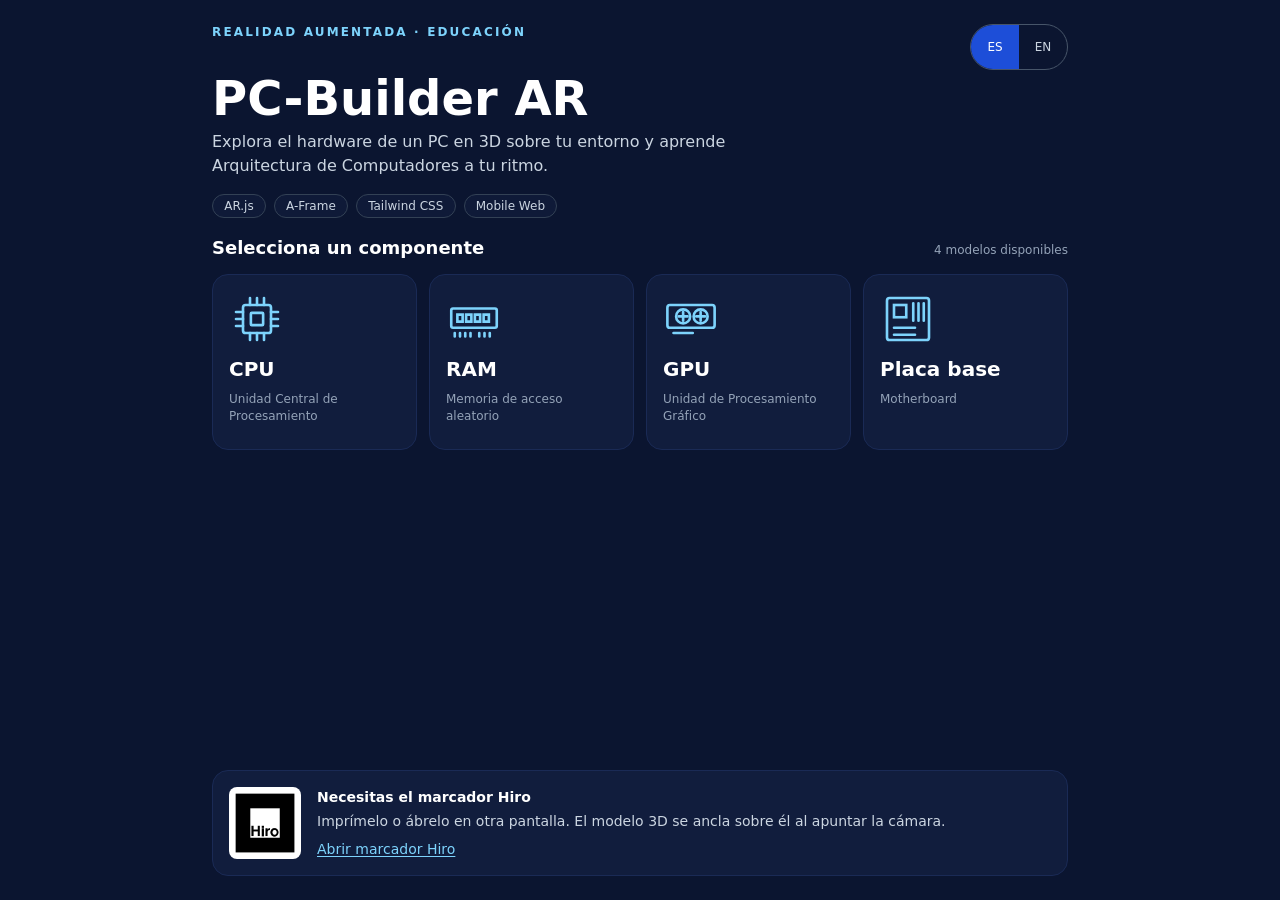
<file: index.html>
<!DOCTYPE html>
<html lang="es">
<head>
  <meta charset="utf-8">
  <meta name="viewport" content="width=device-width, initial-scale=1, viewport-fit=cover">
  <meta name="theme-color" content="#0b1530">
  <link rel="icon" href="data:image/svg+xml,%3Csvg xmlns='http://www.w3.org/2000/svg' viewBox='0 0 64 64'%3E%3Crect width='64' height='64' rx='12' fill='%230b1530'/%3E%3Crect x='18' y='18' width='28' height='28' rx='3' fill='none' stroke='%237dd3fc' stroke-width='4'/%3E%3Crect x='27' y='27' width='10' height='10' fill='%237dd3fc'/%3E%3C/svg%3E">
  <title>PC-Builder AR</title>
  <meta name="description" content="Aplicación web de realidad aumentada (AR.js + A-Frame + Tailwind CSS) para aprender Arquitectura de Computadores.">

  <!-- Librerías locales (versiones fijadas): A-Frame 1.3.0 · AR.js 3.4.5 · Tailwind 3.4.1 -->
  <script src="lib/tailwind.js"></script>
  <script>
    tailwind.config = {
      theme: { extend: {
        colors: { navy: { 950: '#070e22', 900: '#0b1530', 800: '#111d3d', 700: '#1a2a55' } },
        fontFamily: { sans: ['"Segoe UI"', 'system-ui', '-apple-system', 'Roboto', 'sans-serif'] }
      } }
    };
  </script>
  <link rel="stylesheet" href="css/style.css">
  <script src="lib/aframe.min.js"></script>
  <script src="lib/aframe-ar.js"></script>
  <script src="js/models.js" defer></script>
  <script src="js/app.js" defer></script>
</head>

<body class="bg-navy-900 text-slate-100 font-sans antialiased">

  <!-- ============ PANTALLA 1 · MENÚ (lista de componentes) ============ -->
  <main id="screen-menu" class="screen min-h-full flex flex-col" data-screen="menu">
    <header class="px-5 pt-[max(1.5rem,env(safe-area-inset-top))] pb-4 max-w-4xl w-full mx-auto">
      <div class="flex items-start justify-between gap-3">
        <p class="text-xs font-semibold tracking-[.18em] text-sky-300 uppercase" data-i18n="kicker"></p>
        <div class="flex rounded-full border border-slate-600 overflow-hidden text-xs" role="group" aria-label="Language / Idioma">
          <button type="button" data-lang="es" class="lang-btn px-3 min-h-[44px] min-w-[48px]">ES</button>
          <button type="button" data-lang="en" class="lang-btn px-3 min-h-[44px] min-w-[48px]">EN</button>
        </div>
      </div>
      <h1 id="menu-title" tabindex="-1" class="mt-1 text-4xl sm:text-5xl font-bold text-white">PC-Builder AR</h1>
      <p class="mt-2 text-slate-300 max-w-xl" data-i18n="tagline"></p>
      <ul class="mt-4 flex flex-wrap gap-2 text-xs" aria-label="Stack">
        <li class="chip">AR.js</li><li class="chip">A-Frame</li><li class="chip">Tailwind CSS</li><li class="chip">Mobile Web</li>
      </ul>
    </header>

    <section class="px-5 pb-6 max-w-4xl w-full mx-auto flex-1" aria-labelledby="pick-title">
      <div class="flex items-baseline justify-between mb-3">
        <h2 id="pick-title" class="text-lg font-semibold text-white" data-i18n="pick"></h2>
        <p class="text-xs text-slate-400" data-i18n="available"></p>
      </div>
      <div id="menu-grid" class="grid grid-cols-2 md:grid-cols-4 gap-3"></div>
    </section>

    <footer class="px-5 pb-[max(1.5rem,env(safe-area-inset-bottom))] max-w-4xl w-full mx-auto">
      <div class="rounded-2xl bg-navy-800 border border-navy-700 p-4 flex gap-4 items-center">
        <img src="assets/hiro.png" alt="Marcador Hiro" width="72" height="72" class="rounded-lg bg-white p-1 shrink-0">
        <div class="text-sm text-slate-300">
          <p class="font-semibold text-white" data-i18n="markerTitle"></p>
          <p class="mt-1" data-i18n="markerText"></p>
          <a href="assets/hiro.png" target="_blank" rel="noopener" class="inline-block mt-2 text-sky-300 underline underline-offset-2" data-i18n="markerOpen"></a>
        </div>
      </div>
    </footer>
  </main>

  <!-- ============ PANTALLA 2 · COMPONENTE SELECCIONADO ============ -->
  <section id="screen-select" class="screen hidden min-h-full flex-col" data-screen="select" aria-live="polite">
    <div class="px-5 pt-[max(1rem,env(safe-area-inset-top))] pb-6 max-w-2xl w-full mx-auto flex flex-col flex-1">
      <button type="button" id="select-back" class="btn-ghost self-start -ml-2">
        <span aria-hidden="true">←</span> <span data-i18n="back"></span>
      </button>

      <div class="mt-3 flex items-center gap-4">
        <div id="select-icon" class="shrink-0 w-24 h-24 rounded-2xl bg-navy-800 border border-navy-700 grid place-items-center text-sky-300"></div>
        <div>
          <p class="text-xs font-semibold tracking-[.18em] text-sky-300 uppercase" id="select-full"></p>
          <h2 id="select-title" tabindex="-1" class="text-4xl font-bold text-white"></h2>
        </div>
      </div>

      <div class="mt-5 rounded-2xl bg-navy-800 border border-navy-700 p-4">
        <p class="text-xs font-semibold uppercase tracking-wider text-sky-300" data-i18n="conceptLabel"></p>
        <p id="select-concept" class="mt-1 text-white font-medium"></p>
        <p id="select-desc" class="mt-3 text-slate-300"></p>
        <ul id="select-facts" class="mt-3 space-y-1.5 text-sm text-slate-300 list-disc pl-5 marker:text-sky-400"></ul>
      </div>

      <div class="mt-auto pt-6 space-y-3">
        <p class="text-xs text-slate-400" data-i18n="cameraWhy"></p>
        <button type="button" id="btn-start-ar" class="btn-primary w-full" data-i18n="startAR"></button>
        <button type="button" id="btn-start-preview" class="btn-secondary w-full" data-i18n="preview"></button>
        <p id="select-error" role="alert" class="hidden text-sm text-amber-300 bg-amber-950/60 border border-amber-700 rounded-xl p-3"></p>
      </div>
    </div>
  </section>

  <!-- ============ PANTALLA 3 · VISTA AR (solo controles esenciales) ============ -->
  <section id="screen-ar" class="screen hidden fixed inset-0 z-50 pointer-events-none" data-screen="ar">
    <!-- barra superior -->
    <div class="absolute top-0 inset-x-0 p-3 pt-[max(.75rem,env(safe-area-inset-top))] flex items-center justify-between gap-2">
      <p id="status-pill" role="status" class="pointer-events-auto pill">
        <span id="status-dot" class="w-2.5 h-2.5 rounded-full bg-amber-400"></span>
        <span id="status-text"></span>
      </p>
      <button type="button" id="ar-menu" class="pointer-events-auto btn-glass">
        <span aria-hidden="true">☰</span> <span data-i18n="back"></span>
      </button>
    </div>

    <!-- cargando cámara -->
    <div id="ar-loader" class="absolute inset-0 grid place-items-center bg-navy-900/80">
      <p class="flex items-center gap-3 text-white"><span class="spinner" aria-hidden="true"></span><span data-i18n="loading"></span></p>
    </div>

    <!-- ayuda de vista previa -->
    <p id="preview-hint" class="hidden absolute top-16 inset-x-0 text-center text-xs text-slate-300 drop-shadow" data-i18n="previewHint"></p>

    <!-- tarjeta inferior -->
    <div class="absolute bottom-0 inset-x-0 p-3 pb-[max(.75rem,env(safe-area-inset-bottom))] md:inset-x-auto md:right-4 md:bottom-4 md:w-96">
      <div class="pointer-events-auto rounded-2xl bg-navy-900/90 backdrop-blur border border-navy-700 shadow-2xl">
        <div class="p-4 pb-3">
          <p id="ar-full" class="text-[11px] font-semibold uppercase tracking-[.16em] text-sky-300"></p>
          <h2 id="ar-title" class="text-xl font-bold text-white"></h2>
          <p id="ar-concept" class="mt-1 text-sm text-slate-300"></p>
        </div>
        <div id="ar-parts" class="hidden px-4 pb-3 max-h-[28vh] overflow-y-auto border-t border-navy-700 pt-3">
          <ul id="ar-parts-list" class="space-y-2 text-sm"></ul>
        </div>
        <div class="grid grid-cols-2 gap-2 p-3 pt-0">
          <button type="button" id="btn-rotate" class="btn-toggle" aria-pressed="true" data-i18n="rotate"></button>
          <button type="button" id="btn-details" class="btn-toggle" aria-pressed="false" data-i18n="details"></button>
        </div>
      </div>
    </div>
  </section>

</body>
</html>
</file>
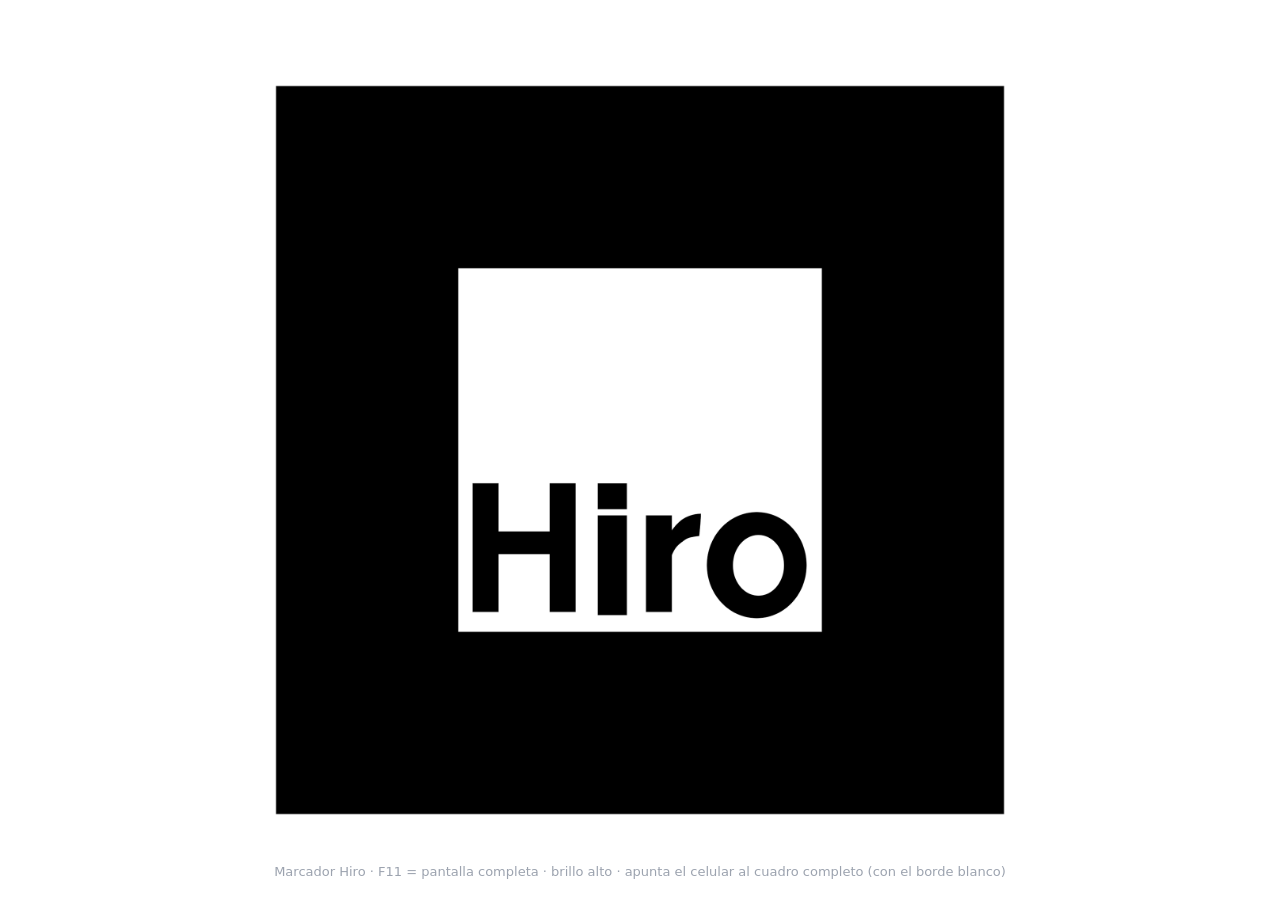
<file: marcador.html>
<!DOCTYPE html>
<html lang="es">
<head>
  <meta charset="utf-8">
  <meta name="viewport" content="width=device-width, initial-scale=1">
  <title>Marcador Hiro</title>
  <style>
    html, body { margin: 0; height: 100%; background: #fff; }
    body { display: grid; place-items: center; }
    img { width: min(88vh, 88vw); height: auto; image-rendering: crisp-edges; }
    p { position: fixed; bottom: 8px; left: 0; right: 0; text-align: center; font: 13px system-ui, sans-serif; color: #9ca3af; }
  </style>
</head>
<body>
  <!-- Marcador Hiro para probar PC-Builder AR desde el celular. Pulsa F11 para pantalla completa y sube el brillo. -->
  <img src="assets/hiro.png" alt="Marcador Hiro">
  <p>Marcador Hiro · F11 = pantalla completa · brillo alto · apunta el celular al cuadro completo (con el borde blanco)</p>
</body>
</html>
</file>
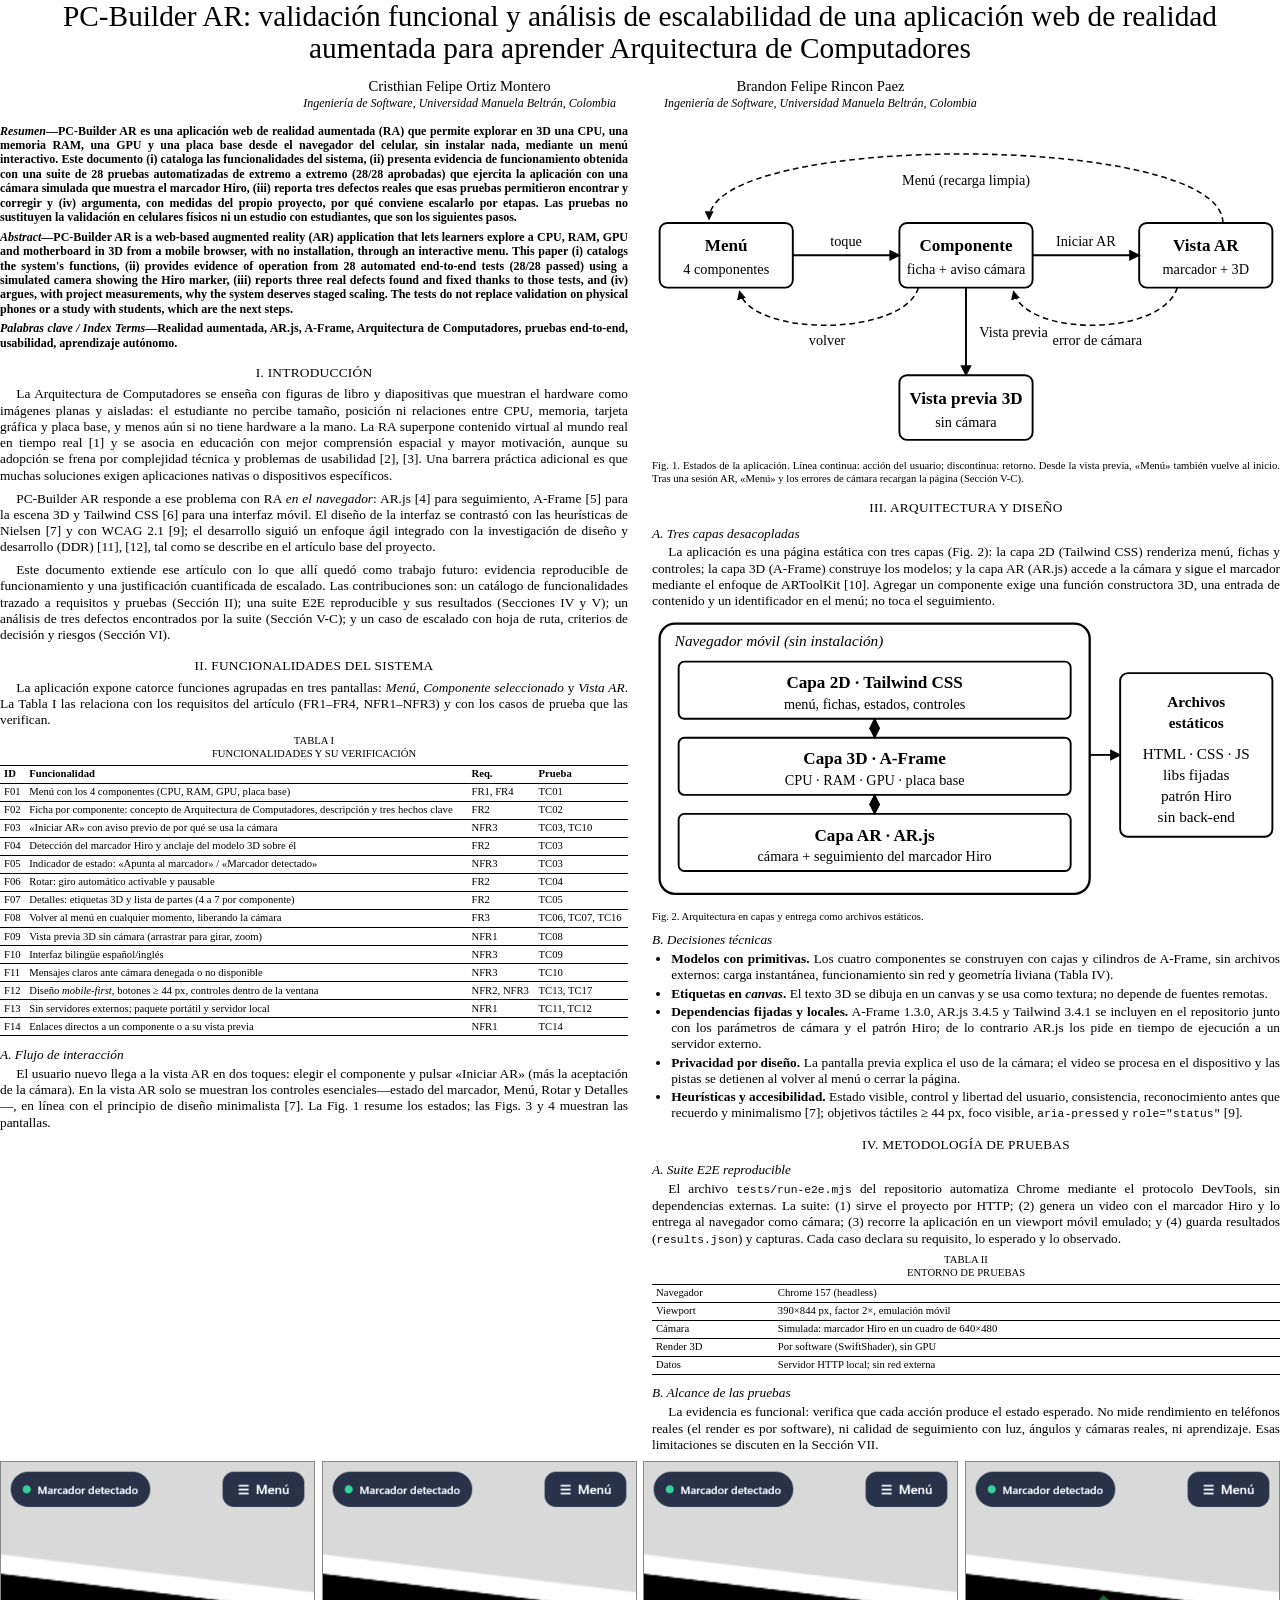
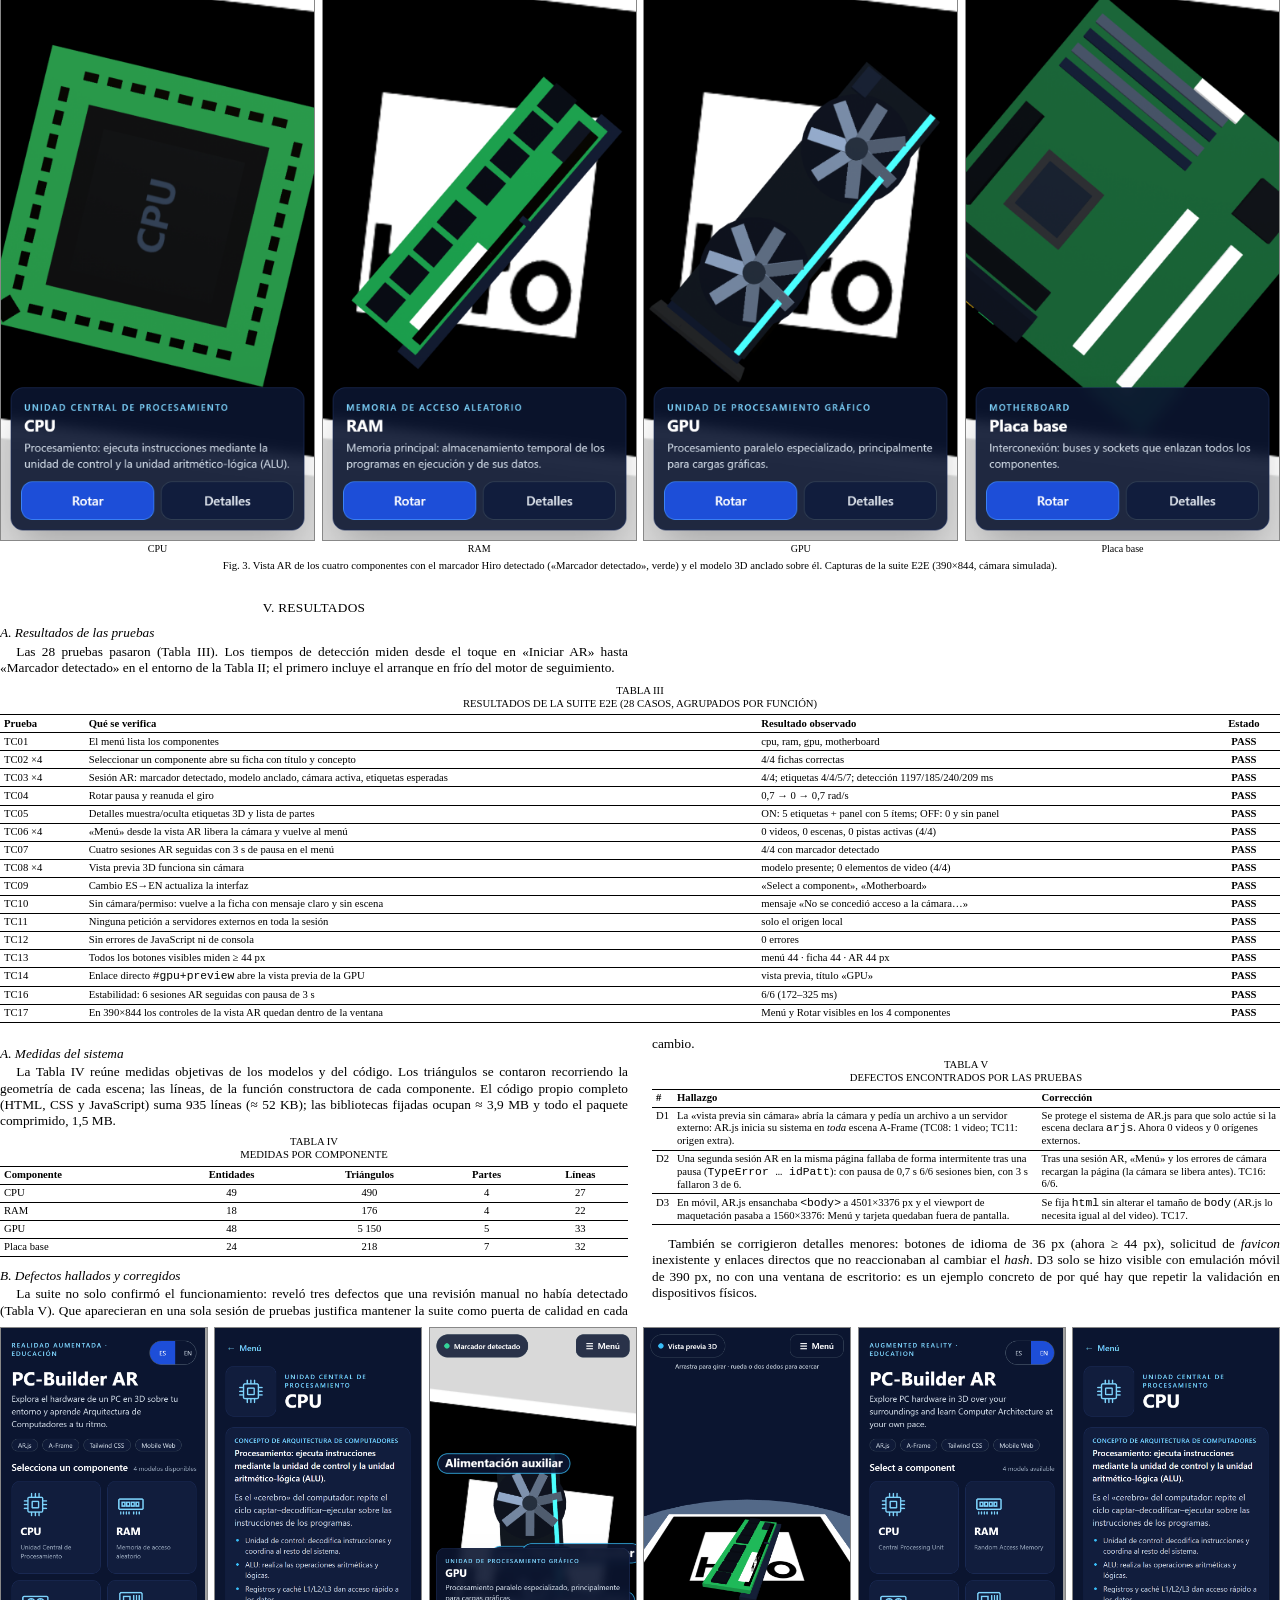
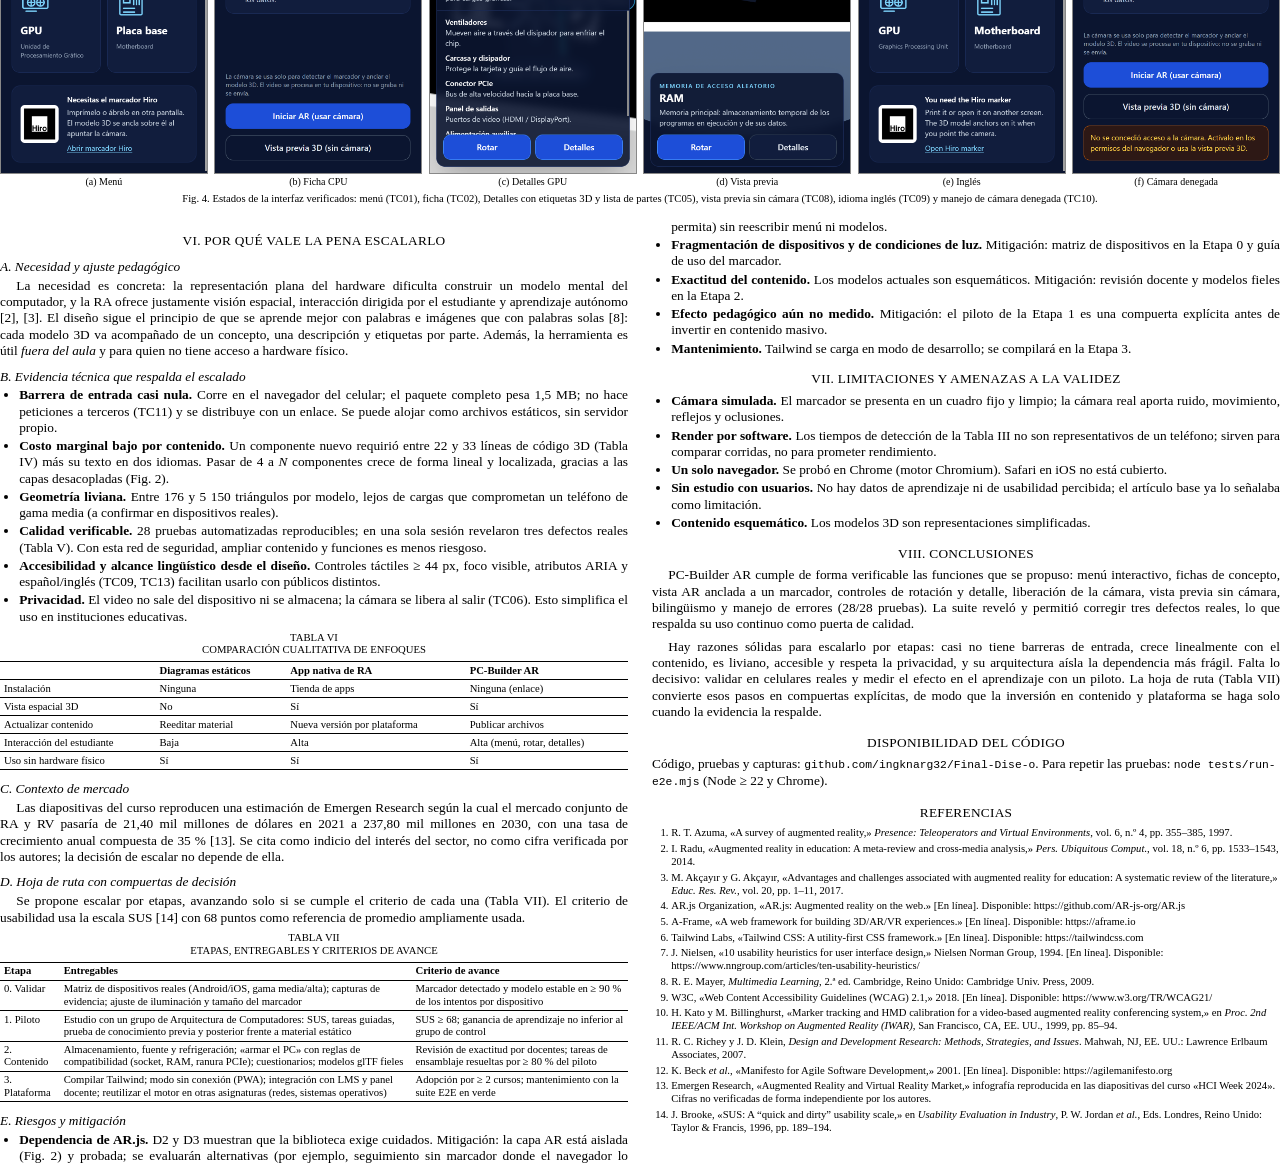
<file: docs/PC-Builder-AR_IEEE.html>
<!DOCTYPE html>
<html lang="es">
<head>
<meta charset="utf-8">
<title>PC-Builder AR: validación funcional y escalabilidad</title>
<style>
  @page { size: Letter; margin: 0.75in 0.625in 0.9in 0.625in; }
  * { box-sizing: border-box; }
  html { font-family: "Times New Roman", Times, serif; font-size: 10pt; color: #000; }
  body { counter-reset: sec; margin: 0; line-height: 1.22; text-align: justify; hyphens: auto; }
  .title { text-align: center; margin: 0 0 8pt; }
  .title h1.main { font-size: 22pt; font-weight: normal; line-height: 1.1; margin: 0 0 10pt; text-transform: none; text-align: center; counter-increment: none; letter-spacing: 0; }
  .title h1.main::before { content: none; }
  .authors { display: flex; justify-content: center; gap: 36pt; font-size: 10.5pt; }
  .authors div { text-align: center; }
  .authors .nm { font-size: 11pt; }
  .authors .af { font-style: italic; font-size: 9pt; }
  .cols { column-count: 2; column-gap: 0.25in; margin-top: 10pt; }
  .abs { font-weight: bold; font-size: 9pt; line-height: 1.2; margin: 0 0 4pt; }
  .abs i { font-style: italic; }
  h1 { font-size: 10pt; font-weight: normal; text-transform: uppercase; text-align: center; margin: 11pt 0 4pt; counter-increment: sec; counter-set: sub 0; break-after: avoid; letter-spacing: .02em; }
  h1::before { content: counter(sec, upper-roman) ". "; }
  h1.nonum { counter-increment: none; } h1.nonum::before { content: ""; }
  h2 { font-size: 10pt; font-weight: normal; font-style: italic; text-align: left; margin: 7pt 0 2pt; counter-increment: sub; break-after: avoid; }
  h2::before { content: counter(sub, upper-alpha) ". "; }
  p { margin: 0 0 5pt; text-indent: 0.17in; }
  p.ni, li p { text-indent: 0; } h1.nonum + p.ni { text-align: left; }
  ul, ol { margin: 0 0 5pt; padding-left: 0.2in; } li { margin-bottom: 1.5pt; }
  .wide { column-span: all; margin: 6pt 0; }
  figure { margin: 5pt 0 7pt; break-inside: avoid; text-align: center; }
  figcaption { font-size: 8pt; text-align: justify; margin-top: 3pt; }
  figcaption b { font-weight: normal; } figure.wide figcaption { text-align: center; }
  .shots { display: flex; justify-content: center; gap: 5pt; }
  .shots figure { margin: 0; flex: 1 1 0; } .shots img { width: 100%; border: 0.5pt solid #888; display: block; }
  .shots .lb { font-size: 7.5pt; margin-top: 1.5pt; }
  table { width: 100%; border-collapse: collapse; font-size: 8pt; line-height: 1.15; margin: 4pt 0 8pt; text-align: left; }
  caption { caption-side: top; font-size: 8pt; text-transform: uppercase; text-align: center; padding-bottom: 3pt; line-height: 1.2; }
  caption .t { display: block; }
  th, td { border-top: 0.5pt solid #000; border-bottom: 0.5pt solid #000; padding: 1.8pt 3pt; vertical-align: top; }
  th { font-weight: bold; text-align: left; } td.c, th.c { text-align: center; }
  tr + tr td { border-top: 0.25pt solid #999; }
  .ok { font-weight: bold; }
  table.avoid, .avoid { break-inside: avoid; }
  .small { font-size: 8pt; }
  .refs { font-size: 8pt; text-align: left; } .refs li { margin-bottom: 2pt; }
  code { font-family: "Courier New", monospace; font-size: 8.5pt; }
</style>
</head>
<body>

<div class="title">
  <h1 class="main">PC-Builder AR: validación funcional y análisis de escalabilidad de una aplicación web de realidad aumentada para aprender Arquitectura de Computadores</h1>
  <div class="authors">
    <div><div class="nm">Cristhian Felipe Ortiz Montero</div><div class="af">Ingeniería de Software, Universidad Manuela Beltrán, Colombia</div></div>
    <div><div class="nm">Brandon Felipe Rincon Paez</div><div class="af">Ingeniería de Software, Universidad Manuela Beltrán, Colombia</div></div>
  </div>
</div>

<div class="cols">

<p class="abs ni"><i>Resumen</i>—PC-Builder AR es una aplicación web de realidad aumentada (RA) que permite explorar en 3D una CPU, una memoria RAM, una GPU y una placa base desde el navegador del celular, sin instalar nada, mediante un menú interactivo. Este documento (i) cataloga las funcionalidades del sistema, (ii) presenta evidencia de funcionamiento obtenida con una suite de 28 pruebas automatizadas de extremo a extremo (28/28 aprobadas) que ejercita la aplicación con una cámara simulada que muestra el marcador Hiro, (iii) reporta tres defectos reales que esas pruebas permitieron encontrar y corregir y (iv) argumenta, con medidas del propio proyecto, por qué conviene escalarlo por etapas. Las pruebas no sustituyen la validación en celulares físicos ni un estudio con estudiantes, que son los siguientes pasos.</p>
<p class="abs ni"><i>Abstract</i>—PC-Builder AR is a web-based augmented reality (AR) application that lets learners explore a CPU, RAM, GPU and motherboard in 3D from a mobile browser, with no installation, through an interactive menu. This paper (i) catalogs the system's functions, (ii) provides evidence of operation from 28 automated end-to-end tests (28/28 passed) using a simulated camera showing the Hiro marker, (iii) reports three real defects found and fixed thanks to those tests, and (iv) argues, with project measurements, why the system deserves staged scaling. The tests do not replace validation on physical phones or a study with students, which are the next steps.</p>
<p class="abs ni"><i>Palabras clave / Index Terms</i>—Realidad aumentada, AR.js, A-Frame, Arquitectura de Computadores, pruebas end-to-end, usabilidad, aprendizaje autónomo.</p>

<h1>Introducción</h1>
<p>La Arquitectura de Computadores se enseña con figuras de libro y diapositivas que muestran el hardware como imágenes planas y aisladas: el estudiante no percibe tamaño, posición ni relaciones entre CPU, memoria, tarjeta gráfica y placa base, y menos aún si no tiene hardware a la mano. La RA superpone contenido virtual al mundo real en tiempo real [1] y se asocia en educación con mejor comprensión espacial y mayor motivación, aunque su adopción se frena por complejidad técnica y problemas de usabilidad [2], [3]. Una barrera práctica adicional es que muchas soluciones exigen aplicaciones nativas o dispositivos específicos.</p>
<p>PC-Builder AR responde a ese problema con RA <i>en el navegador</i>: AR.js [4] para seguimiento, A-Frame [5] para la escena 3D y Tailwind CSS [6] para una interfaz móvil. El diseño de la interfaz se contrastó con las heurísticas de Nielsen [7] y con WCAG 2.1 [9]; el desarrollo siguió un enfoque ágil integrado con la investigación de diseño y desarrollo (DDR) [11], [12], tal como se describe en el artículo base del proyecto.</p>
<p>Este documento extiende ese artículo con lo que allí quedó como trabajo futuro: evidencia reproducible de funcionamiento y una justificación cuantificada de escalado. Las contribuciones son: un catálogo de funcionalidades trazado a requisitos y pruebas (Sección II); una suite E2E reproducible y sus resultados (Secciones IV y V); un análisis de tres defectos encontrados por la suite (Sección V-C); y un caso de escalado con hoja de ruta, criterios de decisión y riesgos (Sección VI).</p>

<h1>Funcionalidades del sistema</h1>
<p>La aplicación expone catorce funciones agrupadas en tres pantallas: <i>Menú</i>, <i>Componente seleccionado</i> y <i>Vista AR</i>. La Tabla I las relaciona con los requisitos del artículo (FR1–FR4, NFR1–NFR3) y con los casos de prueba que las verifican.</p>

<table>
<caption><span class="t">Tabla I</span><span class="t">Funcionalidades y su verificación</span></caption>
<tr><th>ID</th><th>Funcionalidad</th><th>Req.</th><th>Prueba</th></tr>
<tr><td>F01</td><td>Menú con los 4 componentes (CPU, RAM, GPU, placa base)</td><td>FR1, FR4</td><td>TC01</td></tr>
<tr><td>F02</td><td>Ficha por componente: concepto de Arquitectura de Computadores, descripción y tres hechos clave</td><td>FR2</td><td>TC02</td></tr>
<tr><td>F03</td><td>«Iniciar AR» con aviso previo de por qué se usa la cámara</td><td>NFR3</td><td>TC03, TC10</td></tr>
<tr><td>F04</td><td>Detección del marcador Hiro y anclaje del modelo 3D sobre él</td><td>FR2</td><td>TC03</td></tr>
<tr><td>F05</td><td>Indicador de estado: «Apunta al marcador» / «Marcador detectado»</td><td>NFR3</td><td>TC03</td></tr>
<tr><td>F06</td><td>Rotar: giro automático activable y pausable</td><td>FR2</td><td>TC04</td></tr>
<tr><td>F07</td><td>Detalles: etiquetas 3D y lista de partes (4 a 7 por componente)</td><td>FR2</td><td>TC05</td></tr>
<tr><td>F08</td><td>Volver al menú en cualquier momento, liberando la cámara</td><td>FR3</td><td>TC06, TC07, TC16</td></tr>
<tr><td>F09</td><td>Vista previa 3D sin cámara (arrastrar para girar, zoom)</td><td>NFR1</td><td>TC08</td></tr>
<tr><td>F10</td><td>Interfaz bilingüe español/inglés</td><td>NFR3</td><td>TC09</td></tr>
<tr><td>F11</td><td>Mensajes claros ante cámara denegada o no disponible</td><td>NFR3</td><td>TC10</td></tr>
<tr><td>F12</td><td>Diseño <i>mobile-first</i>, botones ≥ 44 px, controles dentro de la ventana</td><td>NFR2, NFR3</td><td>TC13, TC17</td></tr>
<tr><td>F13</td><td>Sin servidores externos; paquete portátil y servidor local</td><td>NFR1</td><td>TC11, TC12</td></tr>
<tr><td>F14</td><td>Enlaces directos a un componente o a su vista previa</td><td>NFR1</td><td>TC14</td></tr>
</table>

<h2>Flujo de interacción</h2>
<p>El usuario nuevo llega a la vista AR en dos toques: elegir el componente y pulsar «Iniciar AR» (más la aceptación de la cámara). En la vista AR solo se muestran los controles esenciales—estado del marcador, Menú, Rotar y Detalles—, en línea con el principio de diseño minimalista [7]. La Fig. 1 resume los estados; las Figs. 3 y 4 muestran las pantallas.</p>

<figure>
<svg viewBox="0 0 330 172" width="100%" font-family="Times New Roman, serif" font-size="9">
  <defs><marker id="a" viewBox="0 0 8 8" refX="7" refY="4" markerWidth="6" markerHeight="6" orient="auto"><path d="M0,0 L8,4 L0,8 z" fill="#000"/></marker></defs>
  <g fill="#fff" stroke="#000" stroke-width="1">
    <rect x="4" y="52" width="70" height="34" rx="4"/><rect x="130" y="52" width="70" height="34" rx="4"/>
    <rect x="256" y="52" width="70" height="34" rx="4"/><rect x="130" y="132" width="70" height="34" rx="4"/>
  </g>
  <g text-anchor="middle">
    <text x="39" y="67" font-weight="bold">Menú</text><text x="39" y="79" font-size="7.5">4 componentes</text>
    <text x="165" y="67" font-weight="bold">Componente</text><text x="165" y="79" font-size="7.5">ficha + aviso cámara</text>
    <text x="291" y="67" font-weight="bold">Vista AR</text><text x="291" y="79" font-size="7.5">marcador + 3D</text>
    <text x="165" y="147" font-weight="bold">Vista previa 3D</text><text x="165" y="159" font-size="7.5">sin cámara</text>
  </g>
  <g stroke="#000" fill="none" stroke-width="1" marker-end="url(#a)">
    <path d="M74,69 L130,69"/><path d="M200,69 L256,69"/><path d="M165,86 L165,132"/>
  </g>
  <g stroke="#000" fill="none" stroke-width="0.8" stroke-dasharray="3 2" marker-end="url(#a)">
    <path d="M140,86 C132,112 52,112 46,88"/><path d="M276,86 C268,112 196,112 190,88"/><path d="M300,52 C300,4 30,4 30,50"/>
  </g>
  <g font-size="7.5" text-anchor="middle">
    <text x="102" y="64">toque</text><text x="228" y="64">Iniciar AR</text>
    <text x="172" y="112" text-anchor="start">Vista previa</text>
    <text x="92" y="116">volver</text><text x="234" y="116">error de cámara</text>
    <text x="165" y="32">Menú (recarga limpia)</text>
  </g>
</svg>
<figcaption><b>Fig. 1.</b> Estados de la aplicación. Línea continua: acción del usuario; discontinua: retorno. Desde la vista previa, «Menú» también vuelve al inicio. Tras una sesión AR, «Menú» y los errores de cámara recargan la página (Sección V-C).</figcaption>
</figure>

<h1>Arquitectura y diseño</h1>
<h2>Tres capas desacopladas</h2>
<p>La aplicación es una página estática con tres capas (Fig. 2): la capa 2D (Tailwind CSS) renderiza menú, fichas y controles; la capa 3D (A-Frame) construye los modelos; y la capa AR (AR.js) accede a la cámara y sigue el marcador mediante el enfoque de ARToolKit [10]. Agregar un componente exige una función constructora 3D, una entrada de contenido y un identificador en el menú; no toca el seguimiento.</p>
<figure>
<svg viewBox="0 0 330 150" width="100%" font-family="Times New Roman, serif" font-size="9">
  <defs><marker id="b" viewBox="0 0 8 8" refX="7" refY="4" markerWidth="6" markerHeight="6" orient="auto-start-reverse"><path d="M0,0 L8,4 L0,8 z" fill="#000"/></marker></defs>
  <rect x="4" y="4" width="226" height="142" rx="8" fill="none" stroke="#000" stroke-width="1.2"/>
  <text x="12" y="16" font-style="italic" font-size="8">Navegador móvil (sin instalación)</text>
  <g stroke="#000" fill="#fff"><rect x="14" y="24" width="206" height="30" rx="3"/><rect x="14" y="64" width="206" height="30" rx="3"/><rect x="14" y="104" width="206" height="30" rx="3"/></g>
  <g text-anchor="middle"><text x="117" y="38" font-weight="bold">Capa 2D · Tailwind CSS</text><text x="117" y="49" font-size="7.5">menú, fichas, estados, controles</text>
  <text x="117" y="78" font-weight="bold">Capa 3D · A-Frame</text><text x="117" y="89" font-size="7.5">CPU · RAM · GPU · placa base</text>
  <text x="117" y="118" font-weight="bold">Capa AR · AR.js</text><text x="117" y="129" font-size="7.5">cámara + seguimiento del marcador Hiro</text></g>
  <g stroke="#000" fill="none" marker-start="url(#b)" marker-end="url(#b)"><path d="M117,54 L117,64"/><path d="M117,94 L117,104"/></g>
  <rect x="246" y="30" width="80" height="86" rx="4" fill="#fff" stroke="#000"/>
  <g text-anchor="middle" font-size="8"><text x="286" y="48" font-weight="bold">Archivos</text><text x="286" y="59" font-weight="bold">estáticos</text><text x="286" y="75">HTML · CSS · JS</text><text x="286" y="86">libs fijadas</text><text x="286" y="97">patrón Hiro</text><text x="286" y="108">sin back-end</text></g>
  <path d="M230,73 L246,73" stroke="#000" fill="none" marker-end="url(#b)"/>
</svg>
<figcaption><b>Fig. 2.</b> Arquitectura en capas y entrega como archivos estáticos.</figcaption>
</figure>

<h2>Decisiones técnicas</h2>
<ul>
<li><b>Modelos con primitivas.</b> Los cuatro componentes se construyen con cajas y cilindros de A-Frame, sin archivos externos: carga instantánea, funcionamiento sin red y geometría liviana (Tabla IV).</li>
<li><b>Etiquetas en <i>canvas</i>.</b> El texto 3D se dibuja en un canvas y se usa como textura; no depende de fuentes remotas.</li>
<li><b>Dependencias fijadas y locales.</b> A-Frame 1.3.0, AR.js 3.4.5 y Tailwind 3.4.1 se incluyen en el repositorio junto con los parámetros de cámara y el patrón Hiro; de lo contrario AR.js los pide en tiempo de ejecución a un servidor externo.</li>
<li><b>Privacidad por diseño.</b> La pantalla previa explica el uso de la cámara; el video se procesa en el dispositivo y las pistas se detienen al volver al menú o cerrar la página.</li>
<li><b>Heurísticas y accesibilidad.</b> Estado visible, control y libertad del usuario, consistencia, reconocimiento antes que recuerdo y minimalismo [7]; objetivos táctiles ≥ 44 px, foco visible, <code>aria-pressed</code> y <code>role="status"</code> [9].</li>
</ul>

<h1>Metodología de pruebas</h1>
<h2>Suite E2E reproducible</h2>
<p>El archivo <code>tests/run-e2e.mjs</code> del repositorio automatiza Chrome mediante el protocolo DevTools, sin dependencias externas. La suite: (1) sirve el proyecto por HTTP; (2) genera un video con el marcador Hiro y lo entrega al navegador como cámara; (3) recorre la aplicación en un viewport móvil emulado; y (4) guarda resultados (<code>results.json</code>) y capturas. Cada caso declara su requisito, lo esperado y lo observado.</p>

<table class="avoid">
<caption><span class="t">Tabla II</span><span class="t">Entorno de pruebas</span></caption>
<tr><td>Navegador</td><td>Chrome 157 (headless)</td></tr>
<tr><td>Viewport</td><td>390×844 px, factor 2×, emulación móvil</td></tr>
<tr><td>Cámara</td><td>Simulada: marcador Hiro en un cuadro de 640×480</td></tr>
<tr><td>Render 3D</td><td>Por software (SwiftShader), sin GPU</td></tr>
<tr><td>Datos</td><td>Servidor HTTP local; sin red externa</td></tr>
</table>

<h2>Alcance de las pruebas</h2>
<p>La evidencia es funcional: verifica que cada acción produce el estado esperado. No mide rendimiento en teléfonos reales (el render es por software), ni calidad de seguimiento con luz, ángulos y cámaras reales, ni aprendizaje. Esas limitaciones se discuten en la Sección VII.</p>

</div><!-- /cols (se reabre tras las figuras anchas) -->

<figure class="wide">
  <div class="shots">
    <figure><img src="../tests/results/03-ar-cpu.png" alt="CPU anclada"><div class="lb">CPU</div></figure>
    <figure><img src="../tests/results/03-ar-ram.png" alt="RAM anclada"><div class="lb">RAM</div></figure>
    <figure><img src="../tests/results/03-ar-gpu.png" alt="GPU anclada"><div class="lb">GPU</div></figure>
    <figure><img src="../tests/results/03-ar-motherboard.png" alt="Placa base anclada"><div class="lb">Placa base</div></figure>
  </div>
  <figcaption><b>Fig. 3.</b> Vista AR de los cuatro componentes con el marcador Hiro detectado («Marcador detectado», verde) y el modelo 3D anclado sobre él. Capturas de la suite E2E (390×844, cámara simulada).</figcaption>
</figure>

<div class="cols">

<h1>Resultados</h1>
<h2>Resultados de las pruebas</h2>
<p>Las 28 pruebas pasaron (Tabla III). Los tiempos de detección miden desde el toque en «Iniciar AR» hasta «Marcador detectado» en el entorno de la Tabla II; el primero incluye el arranque en frío del motor de seguimiento.</p>
</div>

<table class="wide">
<caption><span class="t">Tabla III</span><span class="t">Resultados de la suite E2E (28 casos, agrupados por función)</span></caption>
<tr><th>Prueba</th><th>Qué se verifica</th><th>Resultado observado</th><th class="c">Estado</th></tr>
<tr><td>TC01</td><td>El menú lista los componentes</td><td>cpu, ram, gpu, motherboard</td><td class="c ok">PASS</td></tr>
<tr><td>TC02 ×4</td><td>Seleccionar un componente abre su ficha con título y concepto</td><td>4/4 fichas correctas</td><td class="c ok">PASS</td></tr>
<tr><td>TC03 ×4</td><td>Sesión AR: marcador detectado, modelo anclado, cámara activa, etiquetas esperadas</td><td>4/4; etiquetas 4/4/5/7; detección 1197/185/240/209 ms</td><td class="c ok">PASS</td></tr>
<tr><td>TC04</td><td>Rotar pausa y reanuda el giro</td><td>0,7 → 0 → 0,7 rad/s</td><td class="c ok">PASS</td></tr>
<tr><td>TC05</td><td>Detalles muestra/oculta etiquetas 3D y lista de partes</td><td>ON: 5 etiquetas + panel con 5 ítems; OFF: 0 y sin panel</td><td class="c ok">PASS</td></tr>
<tr><td>TC06 ×4</td><td>«Menú» desde la vista AR libera la cámara y vuelve al menú</td><td>0 videos, 0 escenas, 0 pistas activas (4/4)</td><td class="c ok">PASS</td></tr>
<tr><td>TC07</td><td>Cuatro sesiones AR seguidas con 3 s de pausa en el menú</td><td>4/4 con marcador detectado</td><td class="c ok">PASS</td></tr>
<tr><td>TC08 ×4</td><td>Vista previa 3D funciona sin cámara</td><td>modelo presente; 0 elementos de video (4/4)</td><td class="c ok">PASS</td></tr>
<tr><td>TC09</td><td>Cambio ES→EN actualiza la interfaz</td><td>«Select a component», «Motherboard»</td><td class="c ok">PASS</td></tr>
<tr><td>TC10</td><td>Sin cámara/permiso: vuelve a la ficha con mensaje claro y sin escena</td><td>mensaje «No se concedió acceso a la cámara…»</td><td class="c ok">PASS</td></tr>
<tr><td>TC11</td><td>Ninguna petición a servidores externos en toda la sesión</td><td>solo el origen local</td><td class="c ok">PASS</td></tr>
<tr><td>TC12</td><td>Sin errores de JavaScript ni de consola</td><td>0 errores</td><td class="c ok">PASS</td></tr>
<tr><td>TC13</td><td>Todos los botones visibles miden ≥ 44 px</td><td>menú 44 · ficha 44 · AR 44 px</td><td class="c ok">PASS</td></tr>
<tr><td>TC14</td><td>Enlace directo <code>#gpu+preview</code> abre la vista previa de la GPU</td><td>vista previa, título «GPU»</td><td class="c ok">PASS</td></tr>
<tr><td>TC16</td><td>Estabilidad: 6 sesiones AR seguidas con pausa de 3 s</td><td>6/6 (172–325 ms)</td><td class="c ok">PASS</td></tr>
<tr><td>TC17</td><td>En 390×844 los controles de la vista AR quedan dentro de la ventana</td><td>Menú y Rotar visibles en los 4 componentes</td><td class="c ok">PASS</td></tr>
</table>

<div class="cols">

<h2>Medidas del sistema</h2>
<p>La Tabla IV reúne medidas objetivas de los modelos y del código. Los triángulos se contaron recorriendo la geometría de cada escena; las líneas, de la función constructora de cada componente. El código propio completo (HTML, CSS y JavaScript) suma 935 líneas (≈ 52 KB); las bibliotecas fijadas ocupan ≈ 3,9 MB y todo el paquete comprimido, 1,5 MB.</p>

<table class="avoid">
<caption><span class="t">Tabla IV</span><span class="t">Medidas por componente</span></caption>
<tr><th>Componente</th><th class="c">Entidades</th><th class="c">Triángulos</th><th class="c">Partes</th><th class="c">Líneas</th></tr>
<tr><td>CPU</td><td class="c">49</td><td class="c">490</td><td class="c">4</td><td class="c">27</td></tr>
<tr><td>RAM</td><td class="c">18</td><td class="c">176</td><td class="c">4</td><td class="c">22</td></tr>
<tr><td>GPU</td><td class="c">48</td><td class="c">5 150</td><td class="c">5</td><td class="c">33</td></tr>
<tr><td>Placa base</td><td class="c">24</td><td class="c">218</td><td class="c">7</td><td class="c">32</td></tr>
</table>

<h2>Defectos hallados y corregidos</h2>
<p>La suite no solo confirmó el funcionamiento: reveló tres defectos que una revisión manual no había detectado (Tabla V). Que aparecieran en una sola sesión de pruebas justifica mantener la suite como puerta de calidad en cada cambio.</p>
<table class="avoid">
<caption><span class="t">Tabla V</span><span class="t">Defectos encontrados por las pruebas</span></caption>
<tr><th>#</th><th>Hallazgo</th><th>Corrección</th></tr>
<tr><td>D1</td><td>La «vista previa sin cámara» abría la cámara y pedía un archivo a un servidor externo: AR.js inicia su sistema en <i>toda</i> escena A-Frame (TC08: 1 video; TC11: origen extra).</td><td>Se protege el sistema de AR.js para que solo actúe si la escena declara <code>arjs</code>. Ahora 0 videos y 0 orígenes externos.</td></tr>
<tr><td>D2</td><td>Una segunda sesión AR en la misma página fallaba de forma intermitente tras una pausa (<code>TypeError … idPatt</code>): con pausa de 0,7 s 6/6 sesiones bien, con 3 s fallaron 3 de 6.</td><td>Tras una sesión AR, «Menú» y los errores de cámara recargan la página (la cámara se libera antes). TC16: 6/6.</td></tr>
<tr><td>D3</td><td>En móvil, AR.js ensanchaba <code>&lt;body&gt;</code> a 4501×3376 px y el viewport de maquetación pasaba a 1560×3376: Menú y tarjeta quedaban fuera de pantalla.</td><td>Se fija <code>html</code> sin alterar el tamaño de <code>body</code> (AR.js lo necesita igual al del video). TC17.</td></tr>
</table>
<p>También se corrigieron detalles menores: botones de idioma de 36 px (ahora ≥ 44 px), solicitud de <i>favicon</i> inexistente y enlaces directos que no reaccionaban al cambiar el <i>hash</i>. D3 solo se hizo visible con emulación móvil de 390 px, no con una ventana de escritorio: es un ejemplo concreto de por qué hay que repetir la validación en dispositivos físicos.</p>
</div>

<figure class="wide">
  <div class="shots">
    <figure><img src="../tests/results/01-menu.png" alt="Menú"><div class="lb">(a) Menú</div></figure>
    <figure><img src="../tests/results/02-select.png" alt="Ficha"><div class="lb">(b) Ficha CPU</div></figure>
    <figure><img src="../tests/results/04-ar-gpu-details.png" alt="Detalles GPU"><div class="lb">(c) Detalles GPU</div></figure>
    <figure><img src="../tests/results/05-preview-ram.png" alt="Vista previa RAM"><div class="lb">(d) Vista previa</div></figure>
    <figure><img src="../tests/results/06-menu-en.png" alt="Menú en inglés"><div class="lb">(e) Inglés</div></figure>
    <figure><img src="../tests/results/07-camera-error.png" alt="Error de cámara"><div class="lb">(f) Cámara denegada</div></figure>
  </div>
  <figcaption><b>Fig. 4.</b> Estados de la interfaz verificados: menú (TC01), ficha (TC02), Detalles con etiquetas 3D y lista de partes (TC05), vista previa sin cámara (TC08), idioma inglés (TC09) y manejo de cámara denegada (TC10).</figcaption>
</figure>

<div class="cols">

<h1>Por qué vale la pena escalarlo</h1>
<h2>Necesidad y ajuste pedagógico</h2>
<p>La necesidad es concreta: la representación plana del hardware dificulta construir un modelo mental del computador, y la RA ofrece justamente visión espacial, interacción dirigida por el estudiante y aprendizaje autónomo [2], [3]. El diseño sigue el principio de que se aprende mejor con palabras e imágenes que con palabras solas [8]: cada modelo 3D va acompañado de un concepto, una descripción y etiquetas por parte. Además, la herramienta es útil <i>fuera del aula</i> y para quien no tiene acceso a hardware físico.</p>

<h2>Evidencia técnica que respalda el escalado</h2>
<ul>
<li><b>Barrera de entrada casi nula.</b> Corre en el navegador del celular; el paquete completo pesa 1,5 MB; no hace peticiones a terceros (TC11) y se distribuye con un enlace. Se puede alojar como archivos estáticos, sin servidor propio.</li>
<li><b>Costo marginal bajo por contenido.</b> Un componente nuevo requirió entre 22 y 33 líneas de código 3D (Tabla IV) más su texto en dos idiomas. Pasar de 4 a <i>N</i> componentes crece de forma lineal y localizada, gracias a las capas desacopladas (Fig. 2).</li>
<li><b>Geometría liviana.</b> Entre 176 y 5 150 triángulos por modelo, lejos de cargas que comprometan un teléfono de gama media (a confirmar en dispositivos reales).</li>
<li><b>Calidad verificable.</b> 28 pruebas automatizadas reproducibles; en una sola sesión revelaron tres defectos reales (Tabla V). Con esta red de seguridad, ampliar contenido y funciones es menos riesgoso.</li>
<li><b>Accesibilidad y alcance lingüístico desde el diseño.</b> Controles táctiles ≥ 44 px, foco visible, atributos ARIA y español/inglés (TC09, TC13) facilitan usarlo con públicos distintos.</li>
<li><b>Privacidad.</b> El video no sale del dispositivo ni se almacena; la cámara se libera al salir (TC06). Esto simplifica el uso en instituciones educativas.</li>
</ul>

<table class="avoid">
<caption><span class="t">Tabla VI</span><span class="t">Comparación cualitativa de enfoques</span></caption>
<tr><th></th><th>Diagramas estáticos</th><th>App nativa de RA</th><th>PC-Builder AR</th></tr>
<tr><td>Instalación</td><td>Ninguna</td><td>Tienda de apps</td><td>Ninguna (enlace)</td></tr>
<tr><td>Vista espacial 3D</td><td>No</td><td>Sí</td><td>Sí</td></tr>
<tr><td>Actualizar contenido</td><td>Reeditar material</td><td>Nueva versión por plataforma</td><td>Publicar archivos</td></tr>
<tr><td>Interacción del estudiante</td><td>Baja</td><td>Alta</td><td>Alta (menú, rotar, detalles)</td></tr>
<tr><td>Uso sin hardware físico</td><td>Sí</td><td>Sí</td><td>Sí</td></tr>
</table>

<h2>Contexto de mercado</h2>
<p>Las diapositivas del curso reproducen una estimación de Emergen Research según la cual el mercado conjunto de RA y RV pasaría de 21,40 mil millones de dólares en 2021 a 237,80 mil millones en 2030, con una tasa de crecimiento anual compuesta de 35 % [13]. Se cita como indicio del interés del sector, no como cifra verificada por los autores; la decisión de escalar no depende de ella.</p>

<h2>Hoja de ruta con compuertas de decisión</h2>
<p>Se propone escalar por etapas, avanzando solo si se cumple el criterio de cada una (Tabla VII). El criterio de usabilidad usa la escala SUS [14] con 68 puntos como referencia de promedio ampliamente usada.</p>

<table class="avoid">
<caption><span class="t">Tabla VII</span><span class="t">Etapas, entregables y criterios de avance</span></caption>
<tr><th>Etapa</th><th>Entregables</th><th>Criterio de avance</th></tr>
<tr><td>0. Validar</td><td>Matriz de dispositivos reales (Android/iOS, gama media/alta); capturas de evidencia; ajuste de iluminación y tamaño del marcador</td><td>Marcador detectado y modelo estable en ≥ 90 % de los intentos por dispositivo</td></tr>
<tr><td>1. Piloto</td><td>Estudio con un grupo de Arquitectura de Computadores: SUS, tareas guiadas, prueba de conocimiento previa y posterior frente a material estático</td><td>SUS ≥ 68; ganancia de aprendizaje no inferior al grupo de control</td></tr>
<tr><td>2. Contenido</td><td>Almacenamiento, fuente y refrigeración; «armar el PC» con reglas de compatibilidad (socket, RAM, ranura PCIe); cuestionarios; modelos glTF fieles</td><td>Revisión de exactitud por docentes; tareas de ensamblaje resueltas por ≥ 80 % del piloto</td></tr>
<tr><td>3. Plataforma</td><td>Compilar Tailwind; modo sin conexión (PWA); integración con LMS y panel docente; reutilizar el motor en otras asignaturas (redes, sistemas operativos)</td><td>Adopción por ≥ 2 cursos; mantenimiento con la suite E2E en verde</td></tr>
</table>

<h2>Riesgos y mitigación</h2>
<ul>
<li><b>Dependencia de AR.js.</b> D2 y D3 muestran que la biblioteca exige cuidados. Mitigación: la capa AR está aislada (Fig. 2) y probada; se evaluarán alternativas (por ejemplo, seguimiento sin marcador donde el navegador lo permita) sin reescribir menú ni modelos.</li>
<li><b>Fragmentación de dispositivos y de condiciones de luz.</b> Mitigación: matriz de dispositivos en la Etapa 0 y guía de uso del marcador.</li>
<li><b>Exactitud del contenido.</b> Los modelos actuales son esquemáticos. Mitigación: revisión docente y modelos fieles en la Etapa 2.</li>
<li><b>Efecto pedagógico aún no medido.</b> Mitigación: el piloto de la Etapa 1 es una compuerta explícita antes de invertir en contenido masivo.</li>
<li><b>Mantenimiento.</b> Tailwind se carga en modo de desarrollo; se compilará en la Etapa 3.</li>
</ul>

<h1>Limitaciones y amenazas a la validez</h1>
<ul>
<li><b>Cámara simulada.</b> El marcador se presenta en un cuadro fijo y limpio; la cámara real aporta ruido, movimiento, reflejos y oclusiones.</li>
<li><b>Render por software.</b> Los tiempos de detección de la Tabla III no son representativos de un teléfono; sirven para comparar corridas, no para prometer rendimiento.</li>
<li><b>Un solo navegador.</b> Se probó en Chrome (motor Chromium). Safari en iOS no está cubierto.</li>
<li><b>Sin estudio con usuarios.</b> No hay datos de aprendizaje ni de usabilidad percibida; el artículo base ya lo señalaba como limitación.</li>
<li><b>Contenido esquemático.</b> Los modelos 3D son representaciones simplificadas.</li>
</ul>

<h1>Conclusiones</h1>
<p>PC-Builder AR cumple de forma verificable las funciones que se propuso: menú interactivo, fichas de concepto, vista AR anclada a un marcador, controles de rotación y detalle, liberación de la cámara, vista previa sin cámara, bilingüismo y manejo de errores (28/28 pruebas). La suite reveló y permitió corregir tres defectos reales, lo que respalda su uso continuo como puerta de calidad.</p>
<p>Hay razones sólidas para escalarlo por etapas: casi no tiene barreras de entrada, crece linealmente con el contenido, es liviano, accesible y respeta la privacidad, y su arquitectura aísla la dependencia más frágil. Falta lo decisivo: validar en celulares reales y medir el efecto en el aprendizaje con un piloto. La hoja de ruta (Tabla VII) convierte esos pasos en compuertas explícitas, de modo que la inversión en contenido y plataforma se haga solo cuando la evidencia la respalde.</p>

<h1 class="nonum">Disponibilidad del código</h1>
<p class="ni">Código, pruebas y capturas: <code>github.com/ingknarg32/Final-Dise-o</code>. Para repetir las pruebas: <code>node tests/run-e2e.mjs</code> (Node ≥ 22 y Chrome).</p>

<h1 class="nonum">Referencias</h1>
<ol class="refs">
<li>R. T. Azuma, «A survey of augmented reality,» <i>Presence: Teleoperators and Virtual Environments</i>, vol. 6, n.º 4, pp. 355–385, 1997.</li>
<li>I. Radu, «Augmented reality in education: A meta-review and cross-media analysis,» <i>Pers. Ubiquitous Comput.</i>, vol. 18, n.º 6, pp. 1533–1543, 2014.</li>
<li>M. Akçayır y G. Akçayır, «Advantages and challenges associated with augmented reality for education: A systematic review of the literature,» <i>Educ. Res. Rev.</i>, vol. 20, pp. 1–11, 2017.</li>
<li>AR.js Organization, «AR.js: Augmented reality on the web.» [En línea]. Disponible: https://github.com/AR-js-org/AR.js</li>
<li>A-Frame, «A web framework for building 3D/AR/VR experiences.» [En línea]. Disponible: https://aframe.io</li>
<li>Tailwind Labs, «Tailwind CSS: A utility-first CSS framework.» [En línea]. Disponible: https://tailwindcss.com</li>
<li>J. Nielsen, «10 usability heuristics for user interface design,» Nielsen Norman Group, 1994. [En línea]. Disponible: https://www.nngroup.com/articles/ten-usability-heuristics/</li>
<li>R. E. Mayer, <i>Multimedia Learning</i>, 2.ª ed. Cambridge, Reino Unido: Cambridge Univ. Press, 2009.</li>
<li>W3C, «Web Content Accessibility Guidelines (WCAG) 2.1,» 2018. [En línea]. Disponible: https://www.w3.org/TR/WCAG21/</li>
<li>H. Kato y M. Billinghurst, «Marker tracking and HMD calibration for a video-based augmented reality conferencing system,» en <i>Proc. 2nd IEEE/ACM Int. Workshop on Augmented Reality (IWAR)</i>, San Francisco, CA, EE. UU., 1999, pp. 85–94.</li>
<li>R. C. Richey y J. D. Klein, <i>Design and Development Research: Methods, Strategies, and Issues</i>. Mahwah, NJ, EE. UU.: Lawrence Erlbaum Associates, 2007.</li>
<li>K. Beck <i>et al.</i>, «Manifesto for Agile Software Development,» 2001. [En línea]. Disponible: https://agilemanifesto.org</li>
<li>Emergen Research, «Augmented Reality and Virtual Reality Market,» infografía reproducida en las diapositivas del curso «HCI Week 2024». Cifras no verificadas de forma independiente por los autores.</li>
<li>J. Brooke, «SUS: A “quick and dirty” usability scale,» en <i>Usability Evaluation in Industry</i>, P. W. Jordan <i>et al.</i>, Eds. Londres, Reino Unido: Taylor &amp; Francis, 1996, pp. 189–194.</li>
</ol>

</div>
</body>
</html>
</file>
<file: css/style.css>
/* PC-Builder AR - estilos propios (Tailwind aporta el resto con utilidades) */
html, body { margin: 0; height: 100%; overflow-x: hidden; }
body { -webkit-tap-highlight-color: transparent; }

/* Tailwind (preflight) fija video{max-width:100%}: aplastaría el video que AR.js dimensiona en modo "cover" */
video { max-width: none !important; }

/* AR.js pinta su propio aviso de error; la app muestra uno traducido en la pantalla de selección */
#error-popup { display: none !important; }

/* En la vista AR el <video> de AR.js va detrás (z-index negativo): el fondo debe ser transparente */
html.ar-active, html.ar-active body { background: transparent !important; overflow: hidden; }
/* AR.js redimensiona <body> al tamaño del video (p. ej. 4501x3376 px). En móvil eso agranda el viewport de
   maquetación y la interfaz fija queda fuera de pantalla. Un elemento `fixed` no añade desbordamiento de página,
   así que se saca a body del flujo SIN tocar su tamaño: AR.js necesita body, canvas y video del mismo tamaño
   o el 3D se deforma. */
html.ar-active { position: fixed; top: 0; left: 0; width: 100%; height: 100%; }   /* html (no body): el video absolute sigue midiéndose desde el origen de la ventana */

/* Vista previa 3D (sin cámara): escena a pantalla completa bajo la interfaz */
a-scene.preview-scene { position: fixed !important; inset: 0; width: 100vw; height: 100vh; z-index: 1; }

.screen:not(.hidden) { display: flex; }
#screen-ar:not(.hidden) { display: block; }
#screen-menu:not(.hidden), #screen-select:not(.hidden) { flex-direction: column; }

:focus-visible { outline: 3px solid #7dd3fc; outline-offset: 2px; }
[tabindex="-1"]:focus { outline: none; }   /* foco programático en títulos: no es un control */

.chip { border: 1px solid #334155; border-radius: 9999px; padding: .2rem .7rem; color: #cbd5e1; background: #0f1a38; }
.lang-btn { color: #cbd5e1; }
.lang-btn[aria-pressed="true"] { background: #1d4ed8; color: #fff; }

/* Botones: objetivo táctil >= 44px (WCAG 2.1 · 2.5.5) */
.btn-primary, .btn-secondary, .btn-ghost, .btn-glass, .btn-toggle {
  min-height: 48px; border-radius: .9rem; font-weight: 600; padding: 0 1.1rem;
  display: inline-flex; align-items: center; justify-content: center; gap: .5rem; transition: background .15s, transform .05s;
}
.btn-primary { background: #1d4ed8; color: #fff; }
.btn-primary:hover { background: #2563eb; }
.btn-secondary { background: transparent; color: #e2e8f0; border: 1px solid #475569; }
.btn-secondary:hover { background: #1a2a55; }
.btn-ghost { color: #7dd3fc; min-height: 44px; padding: 0 .75rem; }
.btn-glass { background: rgba(11,21,48,.85); color: #fff; border: 1px solid #334155; backdrop-filter: blur(6px); min-height: 44px; }
.btn-toggle { background: #111d3d; color: #e2e8f0; border: 1px solid #334155; }
.btn-toggle[aria-pressed="true"] { background: #1d4ed8; border-color: #3b82f6; color: #fff; }
button:active { transform: scale(.98); }

.pill {
  display: inline-flex; align-items: center; gap: .5rem; min-height: 44px; padding: 0 .9rem;
  border-radius: 9999px; background: rgba(11,21,48,.85); border: 1px solid #334155;
  color: #fff; font-size: .85rem; font-weight: 600; backdrop-filter: blur(6px);
}

.comp-card {
  text-align: left; padding: 1rem; border-radius: 1rem; background: #111d3d; border: 1px solid #1a2a55;
  display: flex; flex-direction: column; gap: .5rem; min-height: 11rem; transition: border-color .15s, background .15s;
}
.comp-card:hover { border-color: #38bdf8; background: #14224a; }

.spinner {
  width: 1.25rem; height: 1.25rem; border-radius: 9999px;
  border: 3px solid #334155; border-top-color: #7dd3fc; animation: spin 0.8s linear infinite;
}
@keyframes spin { to { transform: rotate(360deg); } }

@media (prefers-reduced-motion: reduce) { .spinner { animation-duration: 3s; } button:active { transform: none; } }
</file>
